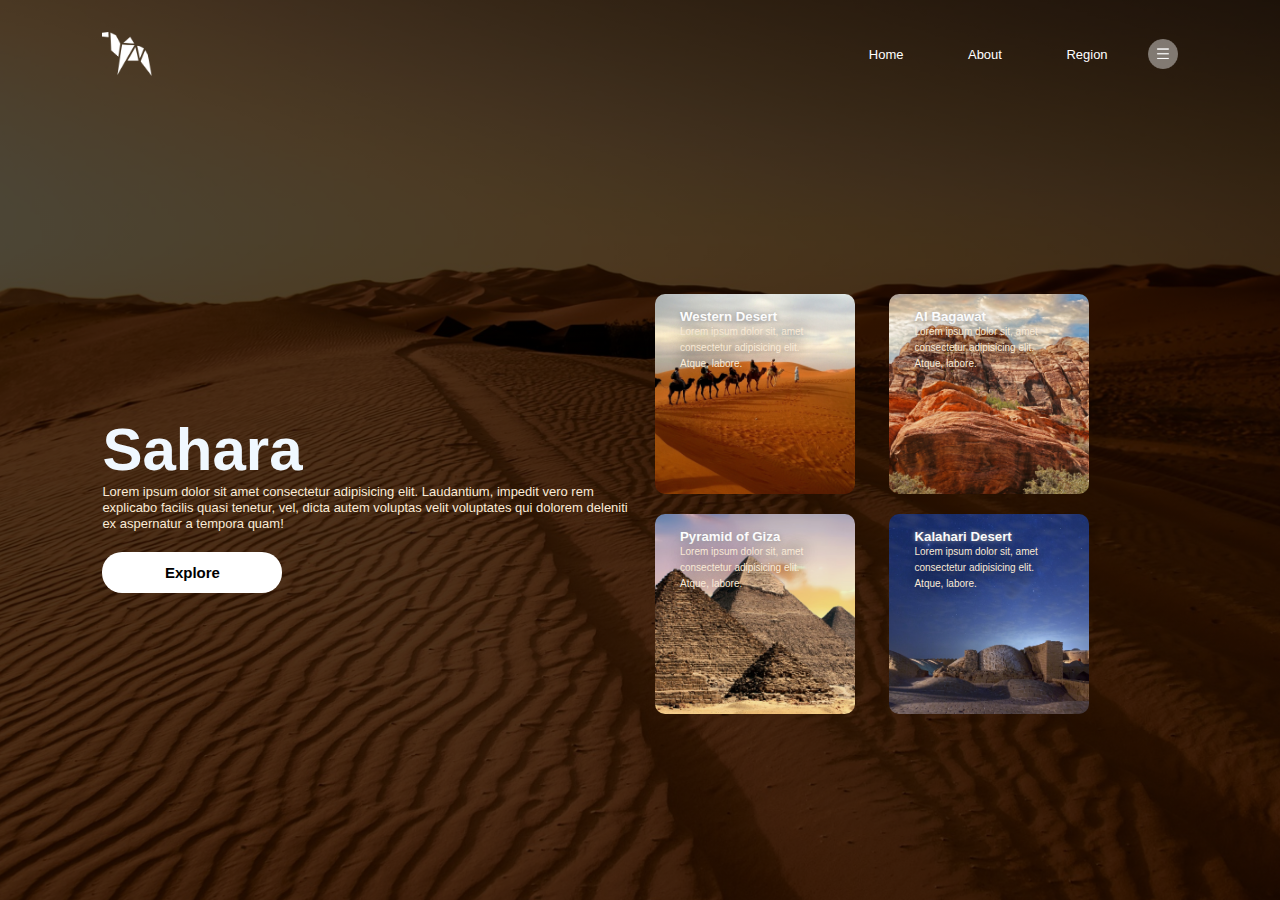
<file: index.html>
<!DOCTYPE html>
<html lang="en">

<head>
    <meta charset="UTF-8">
    <meta http-equiv="X-UA-Compatible" content="IE=edge">
    <meta name="viewport" content="width=device-width, initial-scale=1.0">
    <title>Myportfolio</title>

    <!-- css link -->
    <link rel="stylesheet" href="style.css">
</head>

<body>
    <div class="container">
        <div class="navbar">
            <img src="logo.png" alt="" class="logo">
            <nav>
                <ul>
                    <a href="#">Home</a>
                    <a href="#">About</a>
                    <a href="#">Region</a>
                </ul>
            </nav>
            <img src="menu.png" alt="" class="menu-icon">
        </div>
        <div class="row">
            <div class="col">
                <h1>Sahara</h1>
                <p>Lorem ipsum dolor sit amet consectetur adipisicing elit. Laudantium, impedit vero rem explicabo
                    facilis quasi tenetur, vel, dicta autem voluptas velit voluptates qui dolorem deleniti ex aspernatur
                    a tempora quam!</p>
                <a href="" class="btn"><button>Explore</button></a>
            </div>
            <div class="col">
                <div class="card card1">
                    <h5>Western Desert</h5>
                    <p>Lorem ipsum dolor sit, amet consectetur adipisicing elit. Atque, labore.</p>
                </div>
                <div class="card card2">
                    <h5>AI Bagawat</h5>
                    <p>Lorem ipsum dolor sit, amet consectetur adipisicing elit. Atque, labore.</p>
                </div>
                <div class="card card3">
                    <h5>Pyramid of Giza</h5>
                    <p>Lorem ipsum dolor sit, amet consectetur adipisicing elit. Atque, labore.</p>
                </div>
                <div class="card card4">
                    <h5>Kalahari Desert</h5>
                    <p>Lorem ipsum dolor sit, amet consectetur adipisicing elit. Atque, labore.</p>
                </div>
            </div>
        </div>
    </div>
</body>

</html>
</file>
<file: style.css>
* {

    margin: 0;
    padding: 0;
    font-family: 'Roboto', sans-serif;
}

.container {
    width: 100%;
    height: 100vh;
    background-image: linear-gradient(rgba(0, 0, 0, 0.7), rgba(0, 0, 0, 0.7)), url(background.png);
    padding-left: 8%;
    padding-right: 8%;
    background-size: cover;
    background-position: center;
    box-sizing: border-box;
}

.navbar {
    height: 12%;
    display: flex;
    align-items: center;
}

.logo {
    width: 50px;
    cursor: pointer;
}

.menu-icon {
    width: 30px;
    cursor: pointer;
    margin-left: 40px;
}

nav {
    flex: 1;
    text-align: right;
}

nav ul a {
    display: inline-block;
    margin-left: 60px;
    text-decoration: none;
    color: white;
    font-size: 13px;

}

ul a:hover {
    /* background-image: linear-gradient(brown, rgb(201, 147, 37)); */
    color: brown;
    padding: 8px 15px;
    border-radius: 2px;
    font-weight: bold;
    border-bottom: 2px solid black;

}

.row {
    display: flex;
    height: 88%;
    align-items: center;
}

.col {
    flex-basis: 50%;
}

h1 {
    color: aliceblue;
    font-size: 60px;
}

p {
    color: antiquewhite;
    font-size: 13px;
    line-height: 16px;
}

.btn button {
    width: 180px;
    text-decoration: none;
    color: #000;
    font-weight: bold;
    font-size: 15px;
    padding: 12px 0px;
    background: #fff;
    border-radius: 20px;
    outline: none;
    margin-top: 20px;
    border: none;
    cursor: pointer;
}

.btn button:hover {
    background-image: linear-gradient(brown, rgb(201, 147, 37));
}

.card {
    width: 200px;
    height: 200px;
    display: inline-block;
    border-radius: 10px;
    padding: 15px 25px;
    box-sizing: border-box;
    cursor: pointer;
    margin: 10px 15px;
    transition: transform 0.5s;
}

.card1 {
    background-image: url(pic-1.png);
    background-position: center;
    background-size: cover;

}


.card2 {
    background-image: url(pic-2.png);
    background-position: center;
    background-size: cover;
}

.card3 {
    background-image: url(pic-3.png);
    background-position: center;
    background-size: cover;
}

.card4 {
    background-image: url(pic-4.png);
    background-position: center;
    background-size: cover;
}

.card:hover {
    transform: translateY(10px);
}

h5 {
    color: #fff;
    text-shadow: 0 0 5px #999;
}

.card p {
    text-shadow: 0 0 15px #000;
    font-size: 10px;

}
</file>
